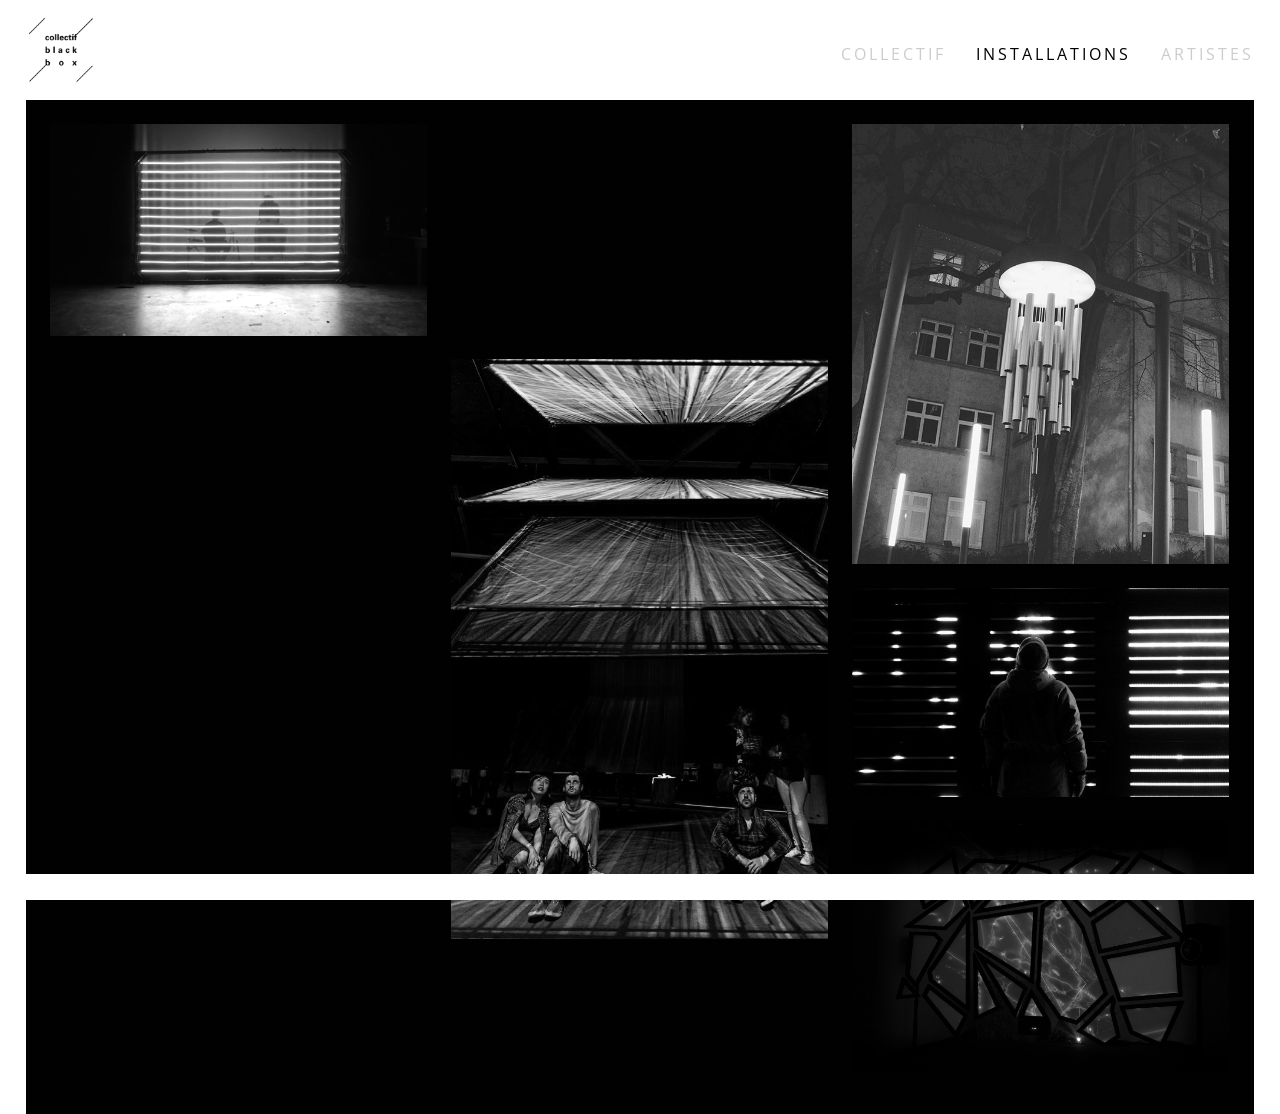
<file: index.html>
<!DOCTYPE HTML>
<head>
	<meta content="text/html; charset=utf-8" http-equiv="Content-Type" />
	<meta name="viewport" content="width=device-width, initial-scale=1">
	<title>Collectif Blackbox</title>
	<link href="https://fonts.googleapis.com/css?family=Open+Sans:400,600,700" rel="stylesheet">
	<link rel="stylesheet" type="text/css" href="css/reset.css">
	<link rel="stylesheet" type="text/css" href="css/style.css">
	<link href="img/favicon.ico" rel="icon" type="image/x-icon" />
	<script language="javascript" type="text/javascript" src="js/jquery-1.11.1.min.js"></script>
	<script language="javascript" type="text/javascript" src="js/jquery-ui.js"></script>
	<script language="javascript" type="text/javascript" src="js/imagesloaded.pkgd.js"></script>
	<script language="javascript" type="text/javascript" src="js/masonry.pkgd.js"></script>
	<script language="javascript" type="text/javascript" src="js/scriptport.js"></script>
	<script language="javascript" type="text/javascript" src="js/script.js"></script>
</head>
<body>
	<div id = "warpMenu" class = "full fixed white">
		<div class = "wrapper">
			<a href="index.html" class="column logo"></a>
		<nav class="column menu">
			<ul>
					<li><a href="collectif.html">Collectif</a></li>
					<li><a class="active" href="index.html">Installations</a></li>
					<li><a href="artistes.html">Artistes</a></li>
				</ul>
		</nav>

		</div>
	</div>

	<div id = "warpSite" class = "full white">
		<div class = "wrapped blank">

			<div class="all grid">
				<div class="grid-sizer"></div>

				<span class="grid-item">
					<div class = "item empty"><div></div></div>
				</span>

				<a href="parallel.html" class="grid-item">
					<div class = "item">
						<img src="img/cover/parallel.jpg">
						<div class="info">
							<div class="infos">
								<h2><mark>PARALLEL</mark></h2>
								<h3><mark>2018</mark></h3>
								<h3><mark>performance audiovisuelle</mark></h3>
							</div>
						</div>
					</div>
				</a>

				<span class=" grid-item">
					<div class = "item empty"><div></div></div>
				</span>

				<a href="chimes.html" class="grid-item">
					<div class = "item">
						<img src="img/cover/chimes.jpg">
						<div class="info">
							<div class="infos">
								<h2><mark>CHIMES</mark></h2>
								<h3><mark>2017</mark></h3>
								<h3><mark>installation interactive</mark></h3>
							</div>
						</div>
					</div>
				</a>

				<span class=" grid-item">
					<div class = "item empty"><div></div></div>
				</span>

				<a href="transfert.html" class=" grid-item">
					<div class = "item">
						<img src="img/cover/transfert.jpg">
						<div class="info">
							<div class="infos">
								<h2><mark>TRANSFERT</mark></h2>
								<h3><mark>2017</mark></h3>
								<h3><mark>installation interactive</mark></h3>
							</div>
						</div>
					</div>
				</a>

				<span class=" grid-item">
					<div class = "item empty"><div></div></div>
				</span>

				<a href="instance.html" class="grid-item">
					<div class = "item">
						<img src="img/cover/instance.jpg">
						<div class="info">
							<div class="infos">
								<h2><mark>INSTANCE</mark></h2>
								<h3><mark>2017</mark></h3>
								<h3><mark>parcours interactif</mark></h3>
							</div>
						</div>
					</div>
				</a>

				<span class=" grid-item">
					<div class = "item empty"><div></div></div>
				</span>

				<a href="mc.html" class=" grid-item">
					<div class = "item">
						<img src="img/cover/mc.jpg">
						<div class="info">
							<div class="infos">
								<h2><mark>MÉMOIRE COLLECTIVE</mark></h2>
								<h3><mark>2016</mark></h3>
								<h3><mark>installation interactive</mark></h3>
							</div>
						</div>
					</div>
				</a>

			</div>

			<div class = "bottomblank"></div>

		</div>
	</div>

	<footer>
		<div class = "wrapper column">
			<p> </p>
		</div>
	</footer>
	</body>
</file>
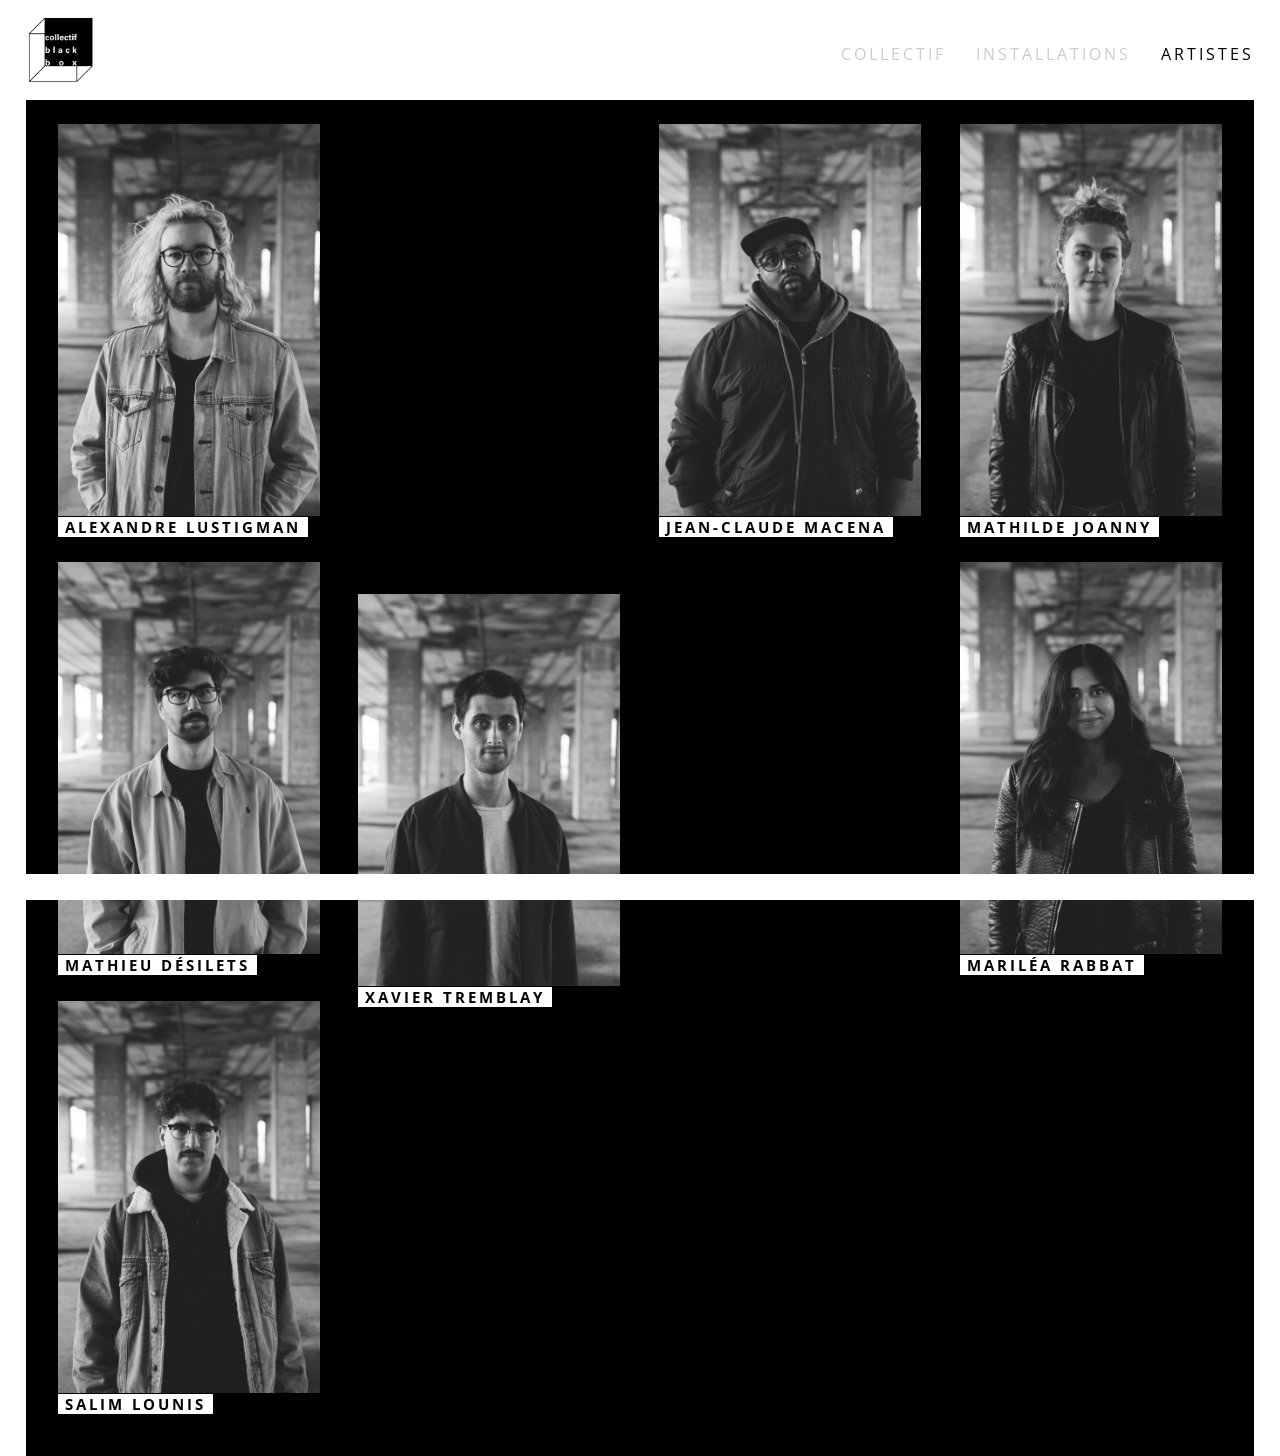
<file: artistes.html>
<!DOCTYPE HTML>
<head>
		<meta content="text/html; charset=utf-8" http-equiv="Content-Type" />
		<meta name="viewport" content="width=device-width, initial-scale=1">
		<title>Artistes | Collectif Blackbox</title>
		<link href="https://fonts.googleapis.com/css?family=Open+Sans:400,600,700" rel="stylesheet">
		<link rel="stylesheet" type="text/css" href="css/reset.css">
		<link rel="stylesheet" type="text/css" href="css/style.css">
		<link href="img/favicon.ico" rel="icon" type="image/x-icon">
		<script language="javascript" type="text/javascript" src="js/jquery-1.11.1.min.js"></script>
		<script language="javascript" type="text/javascript" src="js/jquery-ui.js"></script>
		<script language="javascript" type="text/javascript" src="js/imagesloaded.pkgd.js"></script>
		<script language="javascript" type="text/javascript" src="js/masonry.pkgd.js"></script>
		<script language="javascript" type="text/javascript" src="js/scriptport.js"></script>
		<script language="javascript" type="text/javascript" src="js/script.js"></script>

</head>
<style>
.embed-container { position: relative; padding-bottom: 56%; height: 0;overflow: hidden; max-width: 100%; } .embed-container iframe, .embed-container object, .embed-container embed { position: absolute; top: 0; left: 0; width: 100%; height: 100%; }
</style>
<body>
	<div id = "warpMenu" class = "full fixed white">
		<div class = "wrapper">
			<a href="index.html" class="column logo"></a>
			<nav class="column menu">
				<ul>
						<li><a href="collectif.html">Collectif</a></li>
						<li><a href="index.html">Installations</a></li>
						<li><a class="active" href="artistes.html">Artistes</a></li>
					</ul>
			</nav>
		</div>
	</div>

	<div id = "warpSite" class = "full white">
		<div class = "wrapped blank">

			<div class="all grid2">
				<div class="grid-sizer2"></div>

				<span class="grid-item2">
					<div class = "item empty"><div></div></div>
				</span>


				<div class = "grid-item2">
					<div class = "artist">
						<img src="img/team/AlexandreLustigman_face.jpg">
						<div class="name">
							<h2><mark>Alexandre Lustigman</mark></h2>
						</div>
					</div>
				</div>

				<span class="grid-item2">
					<div class = "item empty"><div></div></div>
				</span>

				<div class = "grid-item2">
					<div class = "artist">
						<img src="img/team/JCMacenaCasquette_face.jpg">
						<div class="name">
							<h2><mark>Jean-Claude Macena</mark></h2>
						</div>
					</div>
				</div>

				<span class="grid-item2">
					<div class = "item empty"><div></div></div>
				</span>

				<div class = "grid-item2">
					<div class = "artist">
						<img src="img/team/MathildeJoanny_face.jpg">
						<div class="name">
							<h2><mark>Mathilde Joanny</mark></h2>
						</div>
					</div>
				</div>

				<span class="grid-item2">
					<div class = "item empty"><div></div></div>
				</span>

				<div class = "grid-item2">
					<div class = "artist">
						<img src="img/team/MathieuDesilets_face.jpg">
						<div class="name">
							<h2><mark>Mathieu Désilets</mark></h2>
						</div>
					</div>
				</div>

				<span class="grid-item2">
					<div class = "item empty"><div></div></div>
				</span>

				<div class = "grid-item2">
					<div class = "artist">
						<img src="img/team/MarileaRabbat_face.jpg">
						<div class="name">
							<h2><mark>Mariléa Rabbat</mark></h2>
						</div>
					</div>
				</div>


				<span class="grid-item2">
					<div class = "item empty"><div></div></div>
				</span>

				<div class = "grid-item2">
					<div class = "artist">
						<img src="img/team/XavierTremblay_face.jpg">
						<div class="name">
							<h2><mark>Xavier Tremblay</mark></h2>
						</div>
					</div>
				</div>

				<span class="grid-item2">
					<div class = "item empty"><div></div></div>
				</span>

				<div class = "grid-item2">
					<div class = "artist">
						<img src="img/team/SalimLounis_face.jpg">
						<div class="name">
							<h2><mark>Salim Lounis</mark></h2>
						</div>
					</div>
				</div>

			</div>

			<div class = "bottomblank"></div>

		</div>
	</div>

	<footer>
		<div class = "wrapper column">
			<p> </p>
		</div>
	</footer>
</body>
</file>
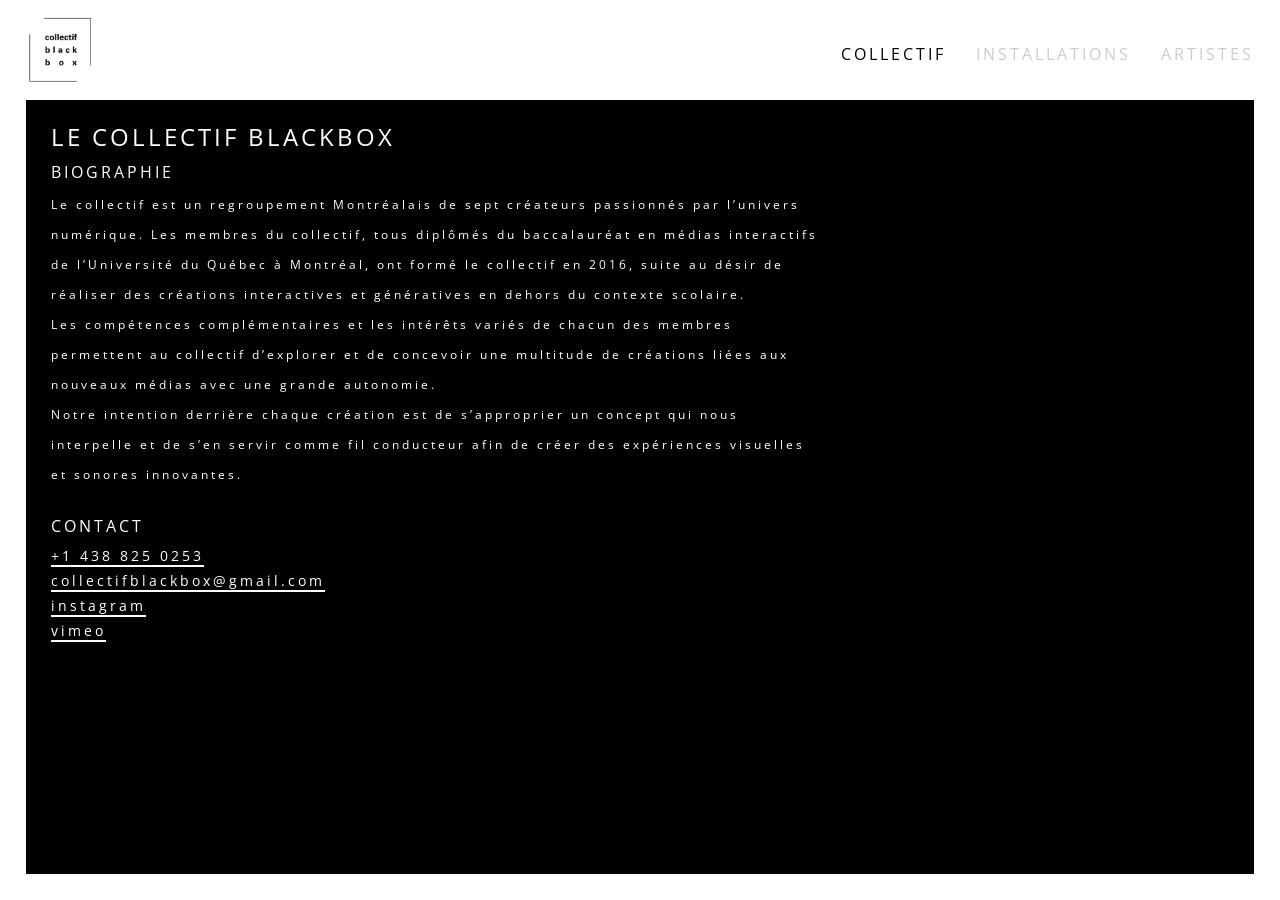
<file: collectif.html>
<!DOCTYPE HTML>
<head>
		<meta content="text/html; charset=utf-8" http-equiv="Content-Type" />
		<meta name="viewport" content="width=device-width, initial-scale=1">
		<title>Collectif | Collectif Blackbox</title>
		<link href="https://fonts.googleapis.com/css?family=Open+Sans:400,600,700" rel="stylesheet">
		<link rel="stylesheet" type="text/css" href="css/reset.css">
		<link rel="stylesheet" type="text/css" href="css/style.css">
		<link href="img/favicon.ico" rel="icon" type="image/x-icon">
		<script language="javascript" type="text/javascript" src="js/jquery-1.11.1.min.js"></script>
		<script language="javascript" type="text/javascript" src="js/jquery-ui.js"></script>
		<script language="javascript" type="text/javascript" src="js/script.js"></script>
		<script language="javascript" type="text/javascript" src="js/masonry.pkgd.js"></script>
</head>
<style>

.embed-container { position: relative; padding-bottom: 56%; height: 0;overflow: hidden; max-width: 100%; } .embed-container iframe, .embed-container object, .embed-container embed { position: absolute; top: 0; left: 0; width: 100%; height: 100%; }
</style>
<body>

<div id = "warpMenu" class = "full fixed white">
	<div class = "wrapper">
		<a href="index.html" class="column logo"></a>
		<nav class="column menu">
			<ul>
					<li><a class="active" href="collectif.html">Collectif</a></li>
					<li><a href="index.html">Installations</a></li>
					<li><a href="artistes.html">Artistes</a></li>
				</ul>
		</nav>
	</div>
</div>

<div id = "warpSite" style="height: 100%;"class = "full white">
	<div class = "wrapped blank">
		<div class= "content">
			<div class = "column left " style="    width: 100%;
			max-width: 800px;">
				<h1>Le Collectif Blackbox</h1>
				<h2>Biographie</h2>
				<div class = "text">
					<p>
						Le collectif est un regroupement Montréalais de sept créateurs passionnés par l’univers numérique.
						Les membres du collectif, tous diplômés du baccalauréat en médias interactifs de l’Université du Québec à Montréal, ont formé le collectif en 2016, suite au désir de réaliser des créations interactives et génératives en dehors du contexte scolaire.
					</p>
					<p>
						Les compétences complémentaires et les intérêts variés de chacun des
						membres permettent au collectif d’explorer et de concevoir une multitude de
						créations liées aux nouveaux médias avec une grande autonomie.
					</p>
					<p>
						Notre intention derrière chaque création est de s’approprier un concept
						qui nous interpelle et de s’en servir comme fil conducteur afin de créer des
						expériences visuelles et sonores innovantes.
					</p>
				</div>
				<div class= "contact">
					<h2>Contact</h2>
					<h3 style="display: ;"><a href="tel:+14388250253">+1 438 825 0253</a></h3>
					<h3><a href="mailto:collectifblackbox@gmail.com">collectifblackbox@gmail.com</a></h3>
					<h3><a href="https://www.instagram.com/collectifblackbox/" target="blank">Instagram</a></p>
					<h3><a href="https://vimeo.com/user67010353" target="blank">Vimeo</a></h3>
				</div>
			</div>
		</div>	
	</div>
</div>

<footer>
	<div class = "wrapper column">
		<p> </p>
	</div>
</footer>

</body>
</file>
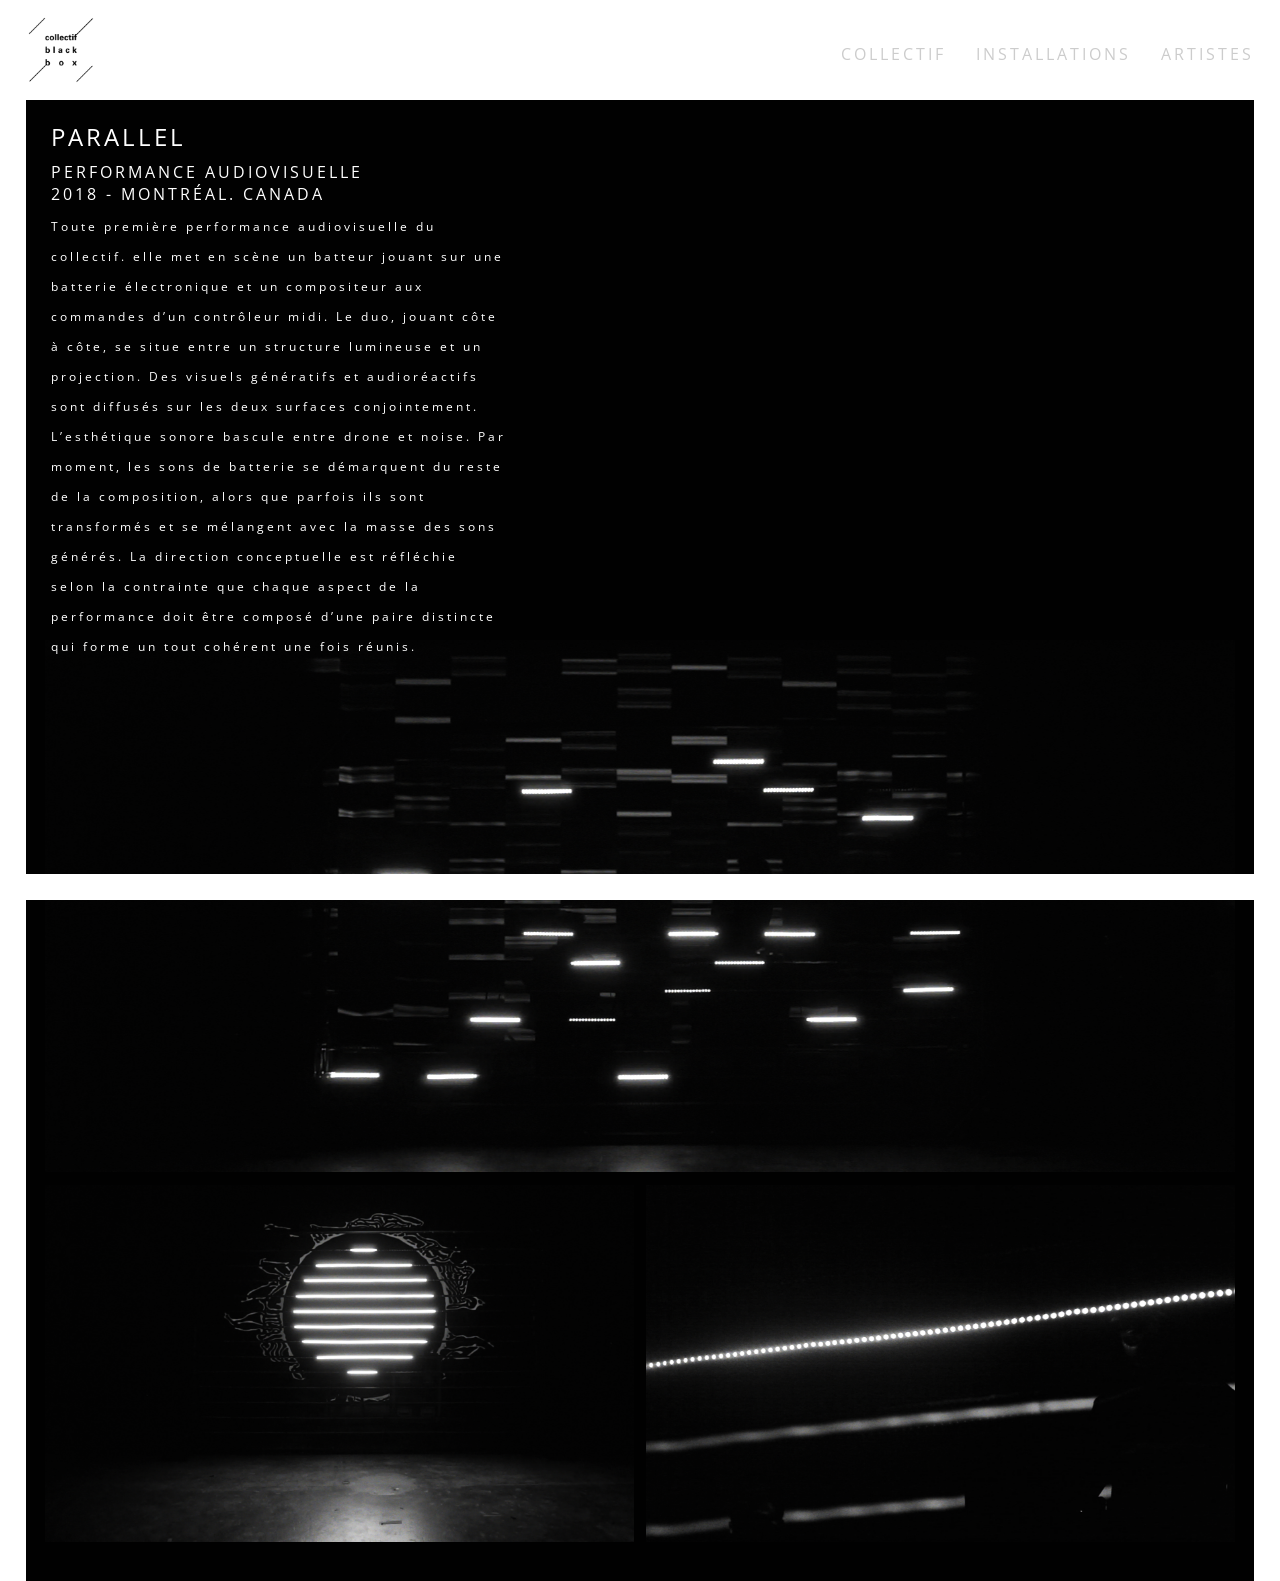
<file: parallel.html>
<!DOCTYPE HTML>
<head>
		<meta content="text/html; charset=utf-8" http-equiv="Content-Type" />
		<meta name="viewport" content="width=device-width, initial-scale=1">
		<title>Parallel | Collectif Blackbox</title>
		<link href="https://fonts.googleapis.com/css?family=Open+Sans:400,600,700" rel="stylesheet">
		<link rel="stylesheet" type="text/css" href="css/reset.css">
		<link rel="stylesheet" type="text/css" href="css/style.css">
		<link href="img/favicon.ico" rel="icon" type="image/x-icon" />
		<script language="javascript" type="text/javascript" src="js/jquery-1.11.1.min.js"></script>
		<script language="javascript" type="text/javascript" src="js/jquery-ui.js"></script>
		<script language="javascript" type="text/javascript" src="js/script.js"></script>
		<script language="javascript" type="text/javascript" src="js/masonry.pkgd.js"></script>
</head>
<style>
.embed-container { position: relative; padding-bottom: 56%; height: 0;overflow: hidden; max-width: 100%; } .embed-container iframe, .embed-container object, .embed-container embed { position: absolute; top: 0; left: 0; width: 100%; height: 100%; }
</style>
<body>
<div id = "warpMenu" class = "full fixed white">
	<div class = "wrapper">
			<a href="index.html" class="column logo"></a>
			<nav class="column menu">
				<ul>
					<li><a href="collectif.html">Collectif</a></li>
					<li><a href="index.html">Installations</a></li>
					<li><a href="artistes.html">Artistes</a></li>
				</ul>
			</nav>
	</div>
</div>

<div id = "warpSite" class = "full white">
	<div class = "wrapped blank">
		<div class= "content">
			<div class = "column left">
				<h1>PARALLEL</h1>
				<h2>Performance Audiovisuelle <br/> 2018 - Montréal. Canada</h2>
				<div class = "text">
					<p>
						Toute première performance audiovisuelle du collectif.
						elle met en scène un batteur jouant sur une batterie électronique et un compositeur aux commandes d’un contrôleur midi. Le duo, jouant côte à côte, se situe entre un structure lumineuse et un projection. Des visuels génératifs et audioréactifs sont diffusés sur les deux surfaces conjointement. L’esthétique sonore bascule entre drone et noise. Par moment, les sons de batterie se démarquent du reste de la composition, alors que parfois ils sont transformés et se mélangent avec la masse des sons générés. La direction conceptuelle est réfléchie selon la contrainte que chaque aspect de la performance doit être composé d’une paire distincte qui forme un tout cohérent une fois réunis.
					</p>
				</div> 
			</div>
		
			<div class="column right">
					<div class="embed-container">
						<iframe src="https://player.vimeo.com/video/314518168" frameborder="0" webkitallowfullscreen="" mozallowfullscreen="" allowfullscreen=""></iframe>
					</div>
			</div>
		</div>

    	<div class="column_img">
	        <div class="img" style="background-image: url('img/parallel/5.png');"></div>
	        <div class="dual">
	          <div class="img" style="background-image: url('img/parallel/8.png');"></div>
	          <div class="img" style="background-image: url('img/parallel/2.png');"></div>
	        </div>  
    	</div>

    	<div class = "bottomblank"></div>

	</div>
</div>

	<footer>
		<div class = "wrapper column">
			<p> </p>
		</div>
	</footer>

</body>
</file>
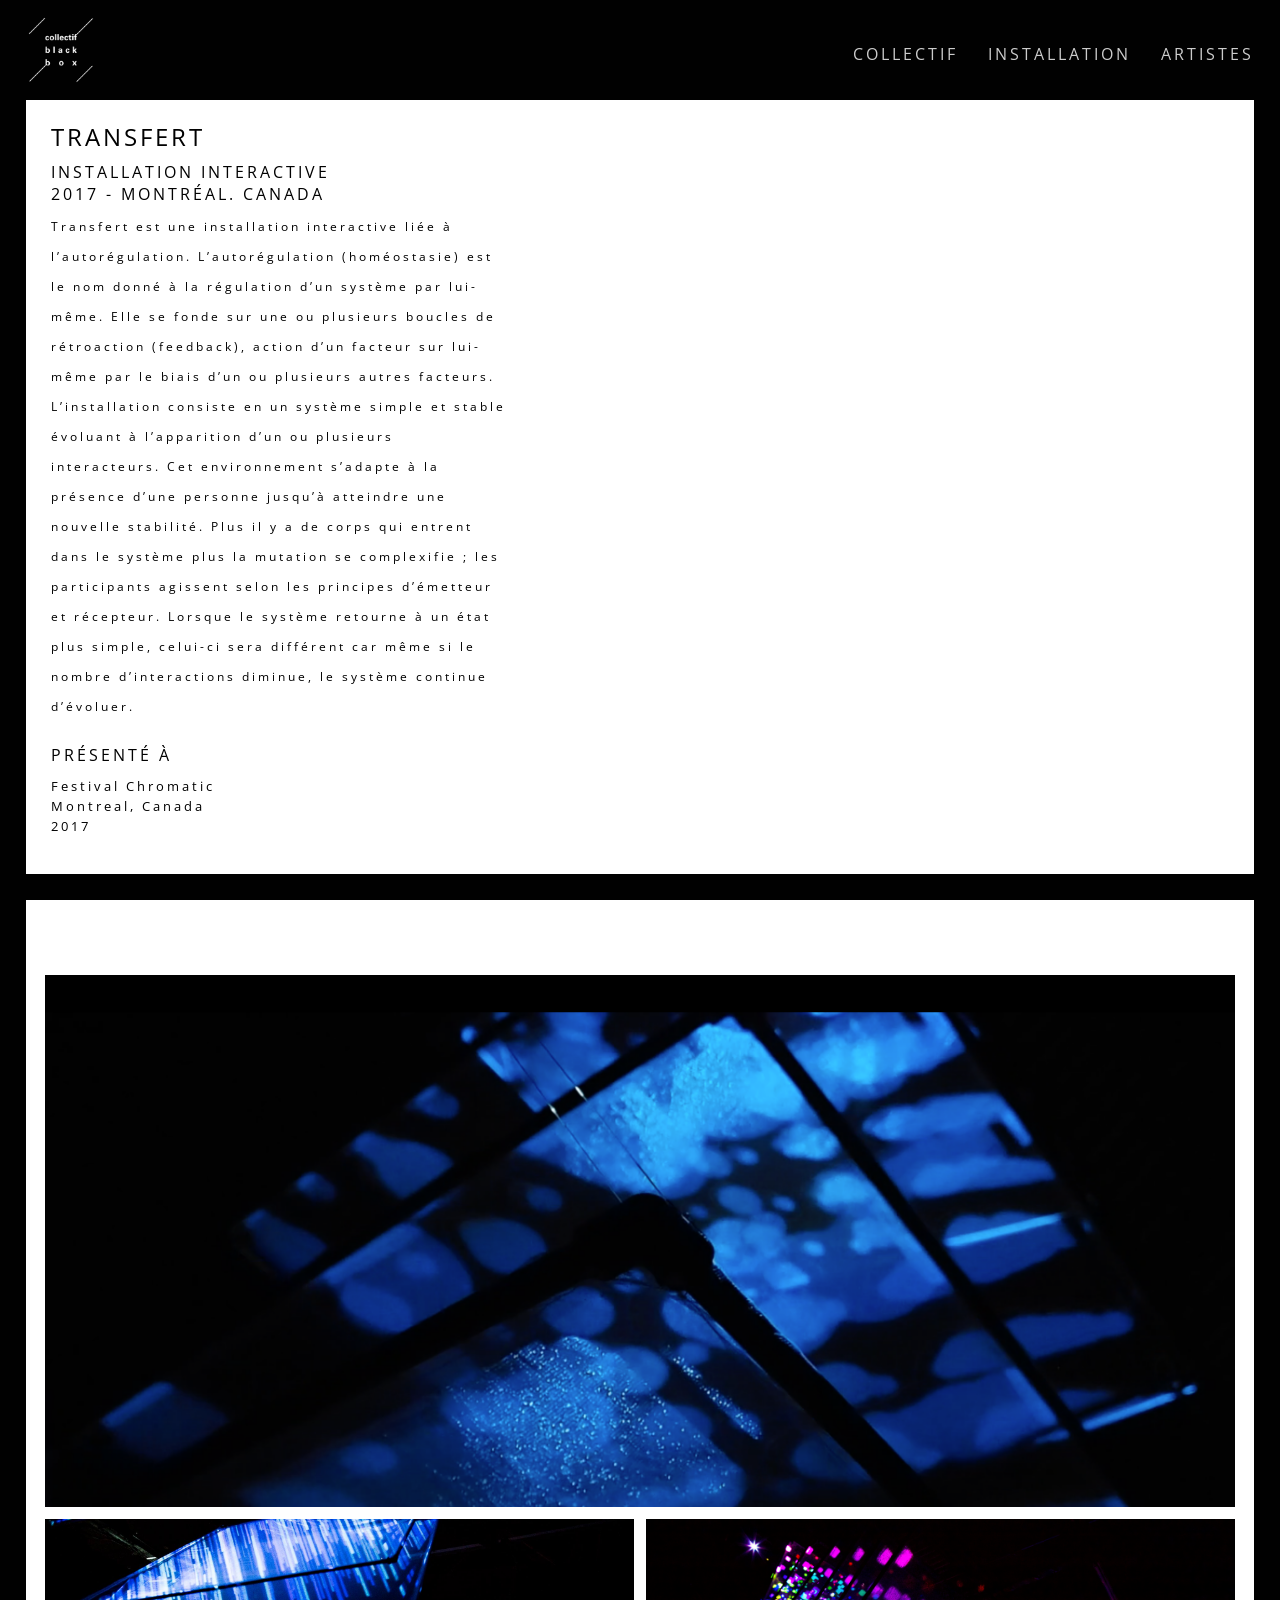
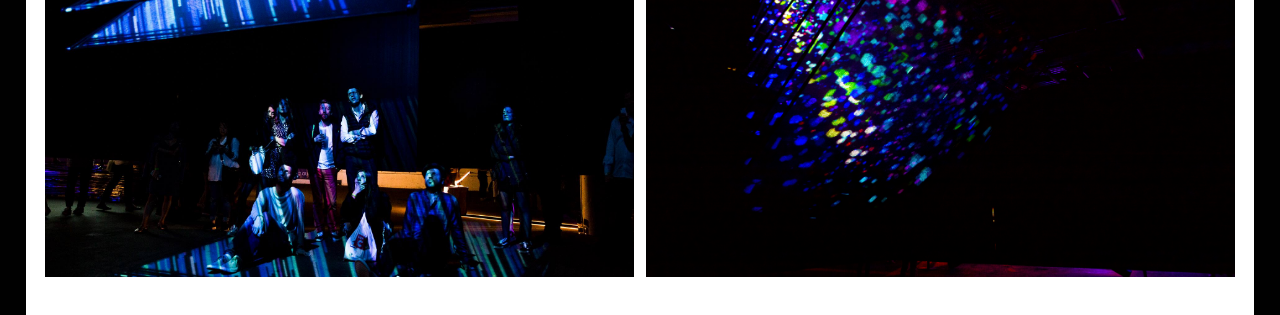
<file: transfert.html>
<!DOCTYPE HTML>
<head>
		<meta content="text/html; charset=utf-8" http-equiv="Content-Type" />
		<meta name="viewport" content="width=device-width, initial-scale=1">
		<title>Transfert | Collectif Blackbox</title>
		<link href="https://fonts.googleapis.com/css?family=Open+Sans:400,600,700" rel="stylesheet">
		<link rel="stylesheet" type="text/css" href="css/reset.css">
		<link rel="stylesheet" type="text/css" href="css/style.css">
		<link href="img/favicon.ico" rel="icon" type="image/x-icon">
		<script language="javascript" type="text/javascript" src="js/jquery-1.11.1.min.js"></script>
		<script language="javascript" type="text/javascript" src="js/jquery-ui.js"></script>
		<script language="javascript" type="text/javascript" src="js/script.js"></script>
		<script language="javascript" type="text/javascript" src="js/masonry.pkgd.js"></script>
</head>
<style>
.embed-container { position: relative; padding-bottom: 56%; height: 0;overflow: hidden; max-width: 100%; } .embed-container iframe, .embed-container object, .embed-container embed { position: absolute; top: 0; left: 0; width: 100%; height: 100%; }
</style>
<body>



<div id = "warpMenu" class = "full fixed white">
	<div class = "wrapper">
			<a href="index.html" class="column logo"></a>
			<nav class="column menu">
				<ul>
						<li><a href="collectif.html">Collectif</a></li>
						<li><a href="index.html">Installation</a></li>
						<li><a href="artistes.html">Artistes</a></li>
					</ul>
			</nav>
	</div>
</div>

<div id = "warpSite" class = "full white">
	<div class = "wrapped blank">
		<div class= "content">
			<div class = "column left">
				<h1>TRANSFERT</h1>
				<h2>Installation Interactive<br/>2017 - Montréal. Canada</h2>
				<div class = "text">
					<p>
						Transfert est une installation interactive liée à l’autorégulation. L’autorégulation (homéostasie) est le nom donné à la régulation d’un système par lui-même. Elle se fonde sur une ou plusieurs boucles de rétroaction (feedback), action d’un facteur sur lui-même par le biais d’un ou plusieurs autres facteurs.
					<p>
					</p>
						L’installation consiste en un système simple et stable évoluant à l’apparition d’un ou plusieurs interacteurs. Cet environnement s’adapte à la présence d’une personne jusqu’à atteindre une nouvelle stabilité. Plus il y a de corps qui entrent dans le système plus la mutation se complexifie ; les participants agissent selon les principes d’émetteur et récepteur. Lorsque le système retourne à un état plus simple, celui-ci sera différent car même si le nombre d’interactions diminue, le système continue d’évoluer. 

					</p>
				</div> 
			</div>
		
			<div class="column right">
					<div class="embed-container">
						<iframe src="https://player.vimeo.com/video/232264917" frameborder="0" webkitallowfullscreen="" mozallowfullscreen="" allowfullscreen=""></iframe>
					</div>
			</div>
		</div>

    	<div class= "content">
			<div class="project_team">
				<h2>Présenté à</h2>
				<div class="team_column">
			        <p>Festival Chromatic</p>
			        <p>Montreal, Canada</p>
			        <p>2017</p>
	       		</div>
	    	</div>
    	</div>

    	<div class="column_img">
	        <div class="img" style="background-image: url('img/transfert/transfert2.jpg');"></div>
	        <div class="dual">
	          <div class="img" style="background-image: url('img/transfert/transfert1.jpg');"></div>
	          <div class="img" style="background-image: url('img/transfert/transfert3.jpg');"></div>
	        </div>   
    	</div>

    	<div class = "bottomblank"></div>

	</div>
</div>

	<footer>
		<div class = "wrapper column">
			<p> </p>
		</div>
	</footer>

</body>
</file>
<file: css/style.css>
html {
  -webkit-box-sizing: border-box;
  -moz-box-sizing: border-box;
  box-sizing: border-box;
}
*,
*:before,
*:after {
  -webkit-box-sizing: inherit;
  -moz-box-sizing: inherit;
  box-sizing: inherit;
}
body {
  -ms-overflow-style: none;
  overflow: -moz-scrollbars-none;
}
body::-webkit-scrollbar {
  display: none;
}
html {
  width: 100%;
  height: 100%;
}
html body {
  background-color: #ffffff;
  width: 100%;
  height: 100%;
}
html body .regular {
  font-family: 'Open Sans', sans-serif;
  font-weight: 600;
}
html body .bold {
  font-family: 'Open Sans', sans-serif;
  font-weight: 700;
}
html body .light {
  font-family: 'Open Sans', sans-serif;
  font-weight: 400;
  letter-spacing: 3px;
}
html body #warpMenu {
  background: #ffffff;
  width: 100%;
  height: 100px;
}
html body .wrapper {
  margin: 0 auto;
  width: 96vw;
  position: relative;
}
html body .wrapped {
  margin: 0 auto;
  width: 100%;
  position: relative;
  padding: 1vw;
  display: inline-block;
}
html body .fixed {
  position: fixed;
  top: 0;
  left: 0;
}
html body .full {
  margin: 0 auto;
  width: 96vw;
  z-index: 1;
}
html body .white {
  background-color: #010101;
}
html body .column {
  margin: 0 0%;
}
html body .logo {
  color: #ffffff;
  float: left;
  margin-top: 15px;
  margin-bottom: 15px;
  font-family: 'Open Sans', sans-serif;
  font-weight: 400;
  letter-spacing: 3px;
  width: 70px;
  height: 70px;
  background-size: contain;
  position: absolute;
  left: 0;
}
html body .menu {
  float: right;
}
html body .menu ul {
  list-style: none;
}
html body .menu ul li {
  float: left;
}
html body .menu ul li a {
  margin: 46px 0 45px 30px;
  font-size: 1em;
  text-transform: uppercase;
  text-decoration: none;
  transition: all 0.5s ease-in-out;
  color: #cccccc;
  display: block;
  font-family: 'Open Sans', sans-serif;
  font-weight: 400;
  letter-spacing: 3px;
}
html body .menu ul li a.active {
  color: #010101;
}
html body .menu .active {
  color: #010101;
}
html body .title h1 {
  font-size: 1.5em;
  text-transform: uppercase;
  font-family: 'Open Sans', sans-serif;
  font-weight: 400;
  letter-spacing: 3px;
}
html body .blank {
  margin-top: 99px;
  background: #010101;
}
html body .bottomblank {
  padding-top: 1vw;
}
html body .all {
  width: 100%;
}
html body .grid-sizer,
html body .grid-item {
  width: 33.3333333%;
}
html body .grid-item {
  float: left;
}
html body .item {
  width: 100%;
  margin: 0 auto;
  position: relative;
  background-color: #010101;
  border: 1vw solid #010101;
  -webkit-filter: grayscale(100%);
  /* Safari 6.0 - 9.0 */
  filter: grayscale(100%);
  -webkit-transition: grayscale 0.5s ease-in-out;
  -moz-transition: grayscale 0.5s ease-in-out;
  -o-transition: grayscale 0.5s ease-in-out;
  transition: grayscale 0.5s ease-in-out;
}
html body .item img {
  width: 100%;
  display: block;
}
html body .item:hover {
  -webkit-transition: grayscale 0.5s ease-in-out;
  -moz-transition: grayscale 0.5s ease-in-out;
  -o-transition: grayscale 0.5s ease-in-out;
  transition: grayscale 0.5s ease-in-out;
  -webkit-filter: grayscale(0%);
  /* Safari 6.0 - 9.0 */
  filter: grayscale(0%);
}
html body .empty div {
  height: 16.5vw;
}
html body .info {
  opacity: 0;
  bottom: 0;
  left: 0;
  top: 0;
  right: 0;
  position: absolute;
  z-index: 0;
  -webkit-transition: opacity 0.5s ease-in-out;
  -moz-transition: opacity 0.5s ease-in-out;
  -o-transition: opacity 0.5s ease-in-out;
  transition: opacity 0.5s ease-in-out;
}
html body .info mark {
  background-color: #ffffff;
  color: #010101;
  font-style: normal !important;
}
html body .info mark::before {
  content: " ";
  white-space: pre;
}
html body .info mark::after {
  content: " ";
  white-space: pre;
}
html body .info h2 {
  font-size: 1.3em;
  text-transform: uppercase;
  color: #010101;
  text-align: left;
  position: relative;
  z-index: 2;
  font-family: 'Open Sans', sans-serif;
  font-weight: 400;
  letter-spacing: 3px;
  line-height: 30px;
}
html body .info h3 {
  font-size: 0.9em;
  text-transform: lowercase;
  color: #010101;
  text-align: left;
  position: relative;
  z-index: 2;
  font-family: 'Open Sans', sans-serif;
  font-weight: 400;
  letter-spacing: 3px;
  line-height: 21px;
}
html body .info:hover {
  -webkit-transition: opacity 0.5s ease-in-out;
  -moz-transition: opacity 0.5s ease-in-out;
  -o-transition: opacity 0.5s ease-in-out;
  transition: opacity 0.5s ease-in-out;
  opacity: 1;
}
html body .infos {
  position: sticky;
  top: 12%;
}
html body .left {
  width: 40%;
  color: #ffffff;
  float: left;
  display: block;
  padding: 1vw;
}
html body .left h1 {
  font-size: 1.5em;
  text-transform: uppercase;
  text-align: left;
  position: relative;
  z-index: 2;
  font-family: 'Open Sans', sans-serif;
  font-weight: 400;
  letter-spacing: 3px;
  margin-bottom: 1vw;
}
html body .left h2 {
  font-size: 1em;
  text-transform: uppercase;
  text-align: left;
  position: relative;
  z-index: 2;
  font-family: 'Open Sans', sans-serif;
  font-weight: 400;
  letter-spacing: 3px;
  margin-bottom: 0.5vw;
  line-height: 22px;
}
html body .text {
  font-size: 0.75em;
  line-height: 30px;
  font-family: 'Open Sans', sans-serif;
  font-weight: 400;
  letter-spacing: 3px;
}
html body .right {
  width: 60%;
  display: inline-block;
  padding: 1vw;
}
html body .content {
  margin: auto;
  position: relative;
  margin-top: 100px;
  width: 90%;
  display: contents;
}
html body .project_team {
  color: #ffffff;
  clear: both;
  overflow: hidden;
  padding: 1vw;
}
html body .project_team h2 {
  text-transform: uppercase;
  text-align: left;
  position: relative;
  font-size: 1em;
  font-family: 'Open Sans', sans-serif;
  font-weight: 400;
  letter-spacing: 3px;
  margin-bottom: 1vw;
}
html body .project_team .team_column {
  width: 22%;
  margin-right: 3%;
  float: left;
  margin-bottom: 1vw;
}
html body .project_team .team_column h2 {
  font-size: 0.8em;
  line-height: 20px;
  font-family: 'Open Sans', sans-serif;
  font-weight: 400;
  letter-spacing: 3px;
  margin-bottom: 0.5vw;
  margin-top: 0.5vw;
}
html body .project_team .team_column p {
  font-size: 0.8em;
  line-height: 20px;
  font-family: 'Open Sans', sans-serif;
  font-weight: 400;
  letter-spacing: 3px;
}
html body .column_img {
  padding: 0.5vw;
  margin-top: 100px;
}
html body .column_img .img {
  width: 100%;
  background: black;
  background-size: cover;
  padding-top: 44.7%;
  margin-top: 0.5vw;
  margin-bottom: 0.5vw;
}
html body .dual {
  width: 100%;
  overflow: hidden;
}
html body .dual div {
  width: 46vw !important;
  padding-top: 30% !important;
  float: left;
}
html body .dual div:first-child {
  margin-right: 0.5vw;
}
html body .dual div:last-child {
  margin-left: 0.5vw;
}
html body .triple {
  width: 100%;
  overflow: hidden;
}
html body .triple .img {
  background-size: cover;
}
html body .triple div {
  width: 30.33333333vw !important;
  padding-top: 30.33333333% !important;
  float: left;
}
html body .triple div:first-child {
  margin-right: 0.5vw;
}
html body .triple div:nth-child(2) {
  margin-right: 0.5vw;
  margin-left: 0.5vw;
}
html body .triple div:last-child {
  margin-left: 0.5vw;
}
html body .contact {
  margin-bottom: 1vw;
}
html body .contact h2 {
  font-size: 1em;
  text-transform: uppercase;
  color: #ffffff;
  text-align: left;
  position: relative;
  z-index: 2;
  font-family: 'Open Sans', sans-serif;
  font-weight: 400;
  letter-spacing: 3px;
  margin-top: 25px;
}
html body .contact a {
  font-size: 0.9em;
  text-transform: lowercase;
  color: #ffffff;
  text-align: left;
  position: relative;
  z-index: 2;
  font-family: 'Open Sans', sans-serif;
  font-weight: 400;
  letter-spacing: 3px;
  line-height: 25px;
  text-decoration: none;
  border-bottom: 2px solid currentColor;
}
html body .contact a:hover {
  color: #cccccc;
  border-bottom: 0px solid currentColor;
}
html body .grid-sizer2,
html body .grid-item2 {
  width: 25%;
}
html body .grid-item2 {
  float: left;
}
html body .artist {
  width: 95%;
  margin: 0 auto;
  position: relative;
  background-color: #010101;
  border: 1vw solid #010101;
  -webkit-filter: grayscale(100%);
  /* Safari 6.0 - 9.0 */
  filter: grayscale(100%);
}
html body .artist img {
  width: 100%;
  display: block;
}
html body .name mark {
  background-color: #ffffff;
  color: #010101;
  font-style: normal !important;
}
html body .name mark::before {
  content: " ";
  white-space: pre;
}
html body .name mark::after {
  content: " ";
  white-space: pre;
}
html body .name h2 {
  font-size: 0.95em;
  text-transform: uppercase;
  color: #010101;
  text-align: left;
  position: relative;
  z-index: 2;
  font-family: 'Open Sans', sans-serif;
  font-weight: 400;
  letter-spacing: 3px;
  line-height: 22px;
}
html body .name h3 {
  font-size: 0.8em;
  text-transform: lowercase;
  color: #010101;
  text-align: left;
  position: relative;
  z-index: 2;
  font-family: 'Open Sans', sans-serif;
  font-weight: 400;
  letter-spacing: 3px;
  line-height: 19px;
}
html body footer {
  font-size: 1em;
  color: #cccccc;
  font-family: 'Open Sans', sans-serif;
  font-weight: 400;
  letter-spacing: 3px;
  /*padding: 10px 0;*/
  background: #ffffff;
  position: fixed;
  bottom: 0;
  width: 100%;
  height: 2vw;
}
@media (max-height: 800px) {
  html body .media {
    width: 55%;
  }
  html body .mb1 {
    margin-bottom: 10px;
  }
  html body .mb2 {
    margin-bottom: 20px;
  }
}
@media (max-width: 1024px) {
  html body .title h1 {
    font-size: 1.3em;
  }
  html body .grid-sizer,
  html body .grid-item {
    width: 33.33333333%;
  }
  html body .info {
    opacity: 1;
  }
  html body .info h2 {
    font-size: 0.9em;
    line-height: 20px;
  }
  html body .info h3 {
    font-size: 0.75em;
    line-height: 18px;
  }
  html body .infos {
    top: 0%;
    position: relative;
  }
  html body .ninja {
    display: none;
  }
  html body .empty div {
    height: 16.5vw;
  }
  html body .media {
    width: 60%;
  }
  html body .left {
    width: 100%;
  }
  html body .right {
    width: 100%;
  }
  html body .grid-sizer2,
  html body .grid-item2 {
    width: 25%;
  }
  html body .artist {
    width: 100%;
  }
}
@media (max-width: 800px) {
  html body .menu ul li a {
    margin: 46px 0 45px 18px;
    font-size: 0.9em;
  }
  html body .grid-sizer,
  html body .grid-item {
    width: 50%;
  }
  html body .grid-item-width {
    width: 100%;
  }
  html body .ninja {
    display: block;
  }
  html body .empty {
    display: none;
  }
  html body .media {
    width: 100%;
  }
  html body .realisation .title {
    position: relative;
  }
}
@media (max-width: 640px) {
  html body .menu {
    width: 100%;
  }
  html body .menu ul {
    margin: 0 1.04%;
  }
  html body .menu ul li a {
    margin: 46px 40px 45px 0;
  }
  html body .grid-sizer2,
  html body .grid-item2 {
    width: 50%;
  }
  html body .name mark::before {
    content: " ";
    white-space: pre;
  }
  html body .name mark::after {
    content: " ";
    white-space: pre;
  }
}
@media (max-width: 640px) {
  html body #warpMenu {
    height: 150px;
  }
  html body #warpMenu .menu {
    width: 100%;
    float: left;
    top: 0;
    left: 0;
    right: 0;
    bottom: 0;
    margin: auto;
  }
  html body #warpMenu .menu ul {
    margin: 70px 0%;
  }
  html body #warpMenu .menu ul li {
    width: 33.3333%;
    text-align: center;
  }
  html body #warpMenu .menu ul li a {
    margin: 40px 0px 40px 0px;
  }
  html body .blank {
    margin-top: 149px;
    background: #010101;
  }
  html body .grid-sizer,
  html body .grid-item {
    width: 100%;
  }
  html body .grid-item-width {
    width: 100%;
  }
  html body .empty {
    display: none !important;
  }
  html body .content {
    margin-top: 25px;
  }
  html body .content h1 {
    margin-bottom: 4vw;
  }
  html body .content h2 {
    margin-bottom: 2vw;
  }
  html body .content .team_column {
    width: 50%;
    margin-bottom: 2vw;
  }
  html body .column_img .img {
    padding-top: 56.25%;
    margin-top: 1vw;
    margin-bottom: 1vw;
  }
  html body .dual div {
    width: 100% !important;
    padding-top: 56.25% !important;
    float: left;
  }
  html body .triple div {
    width: 100% !important;
    padding-top: 56.25% !important;
    float: left;
  }
  html body .name h2 {
    font-size: 0.8em;
    letter-spacing: 2px;
    line-height: 20px;
  }
}
</file>
